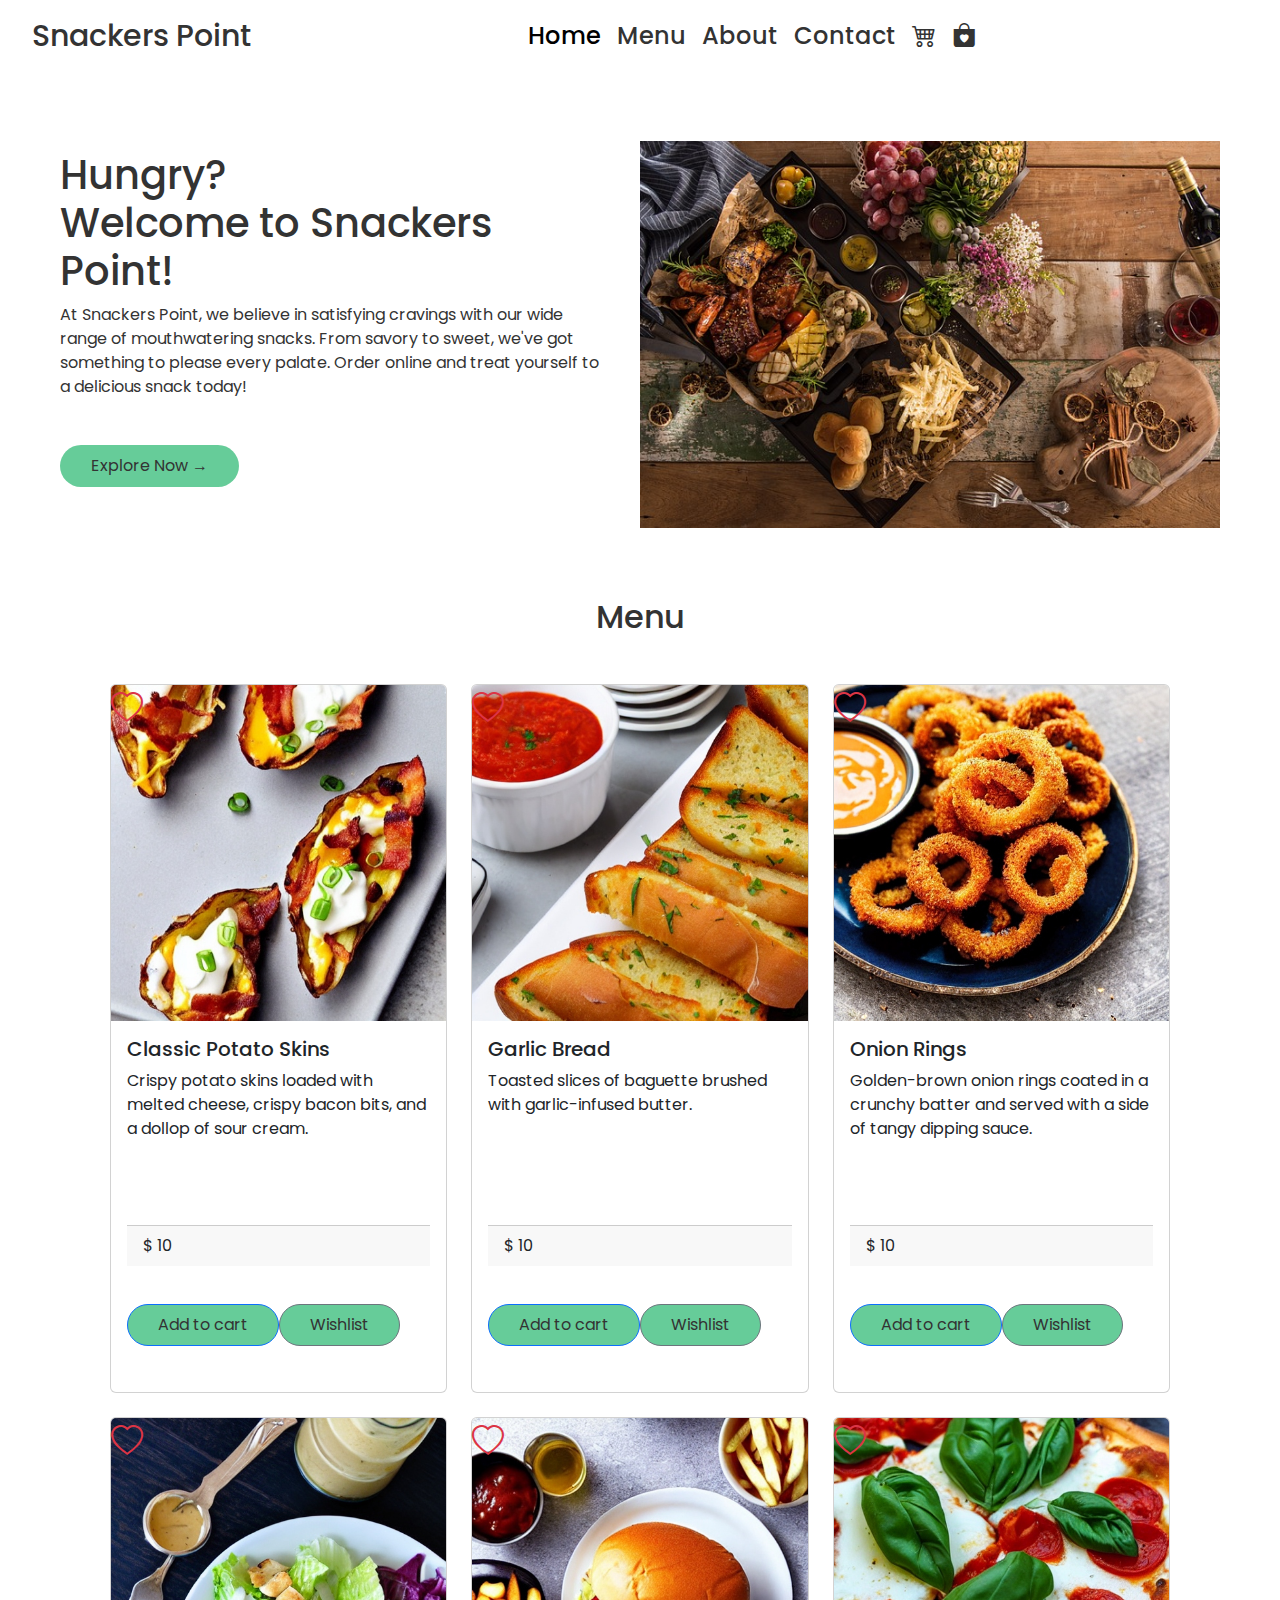
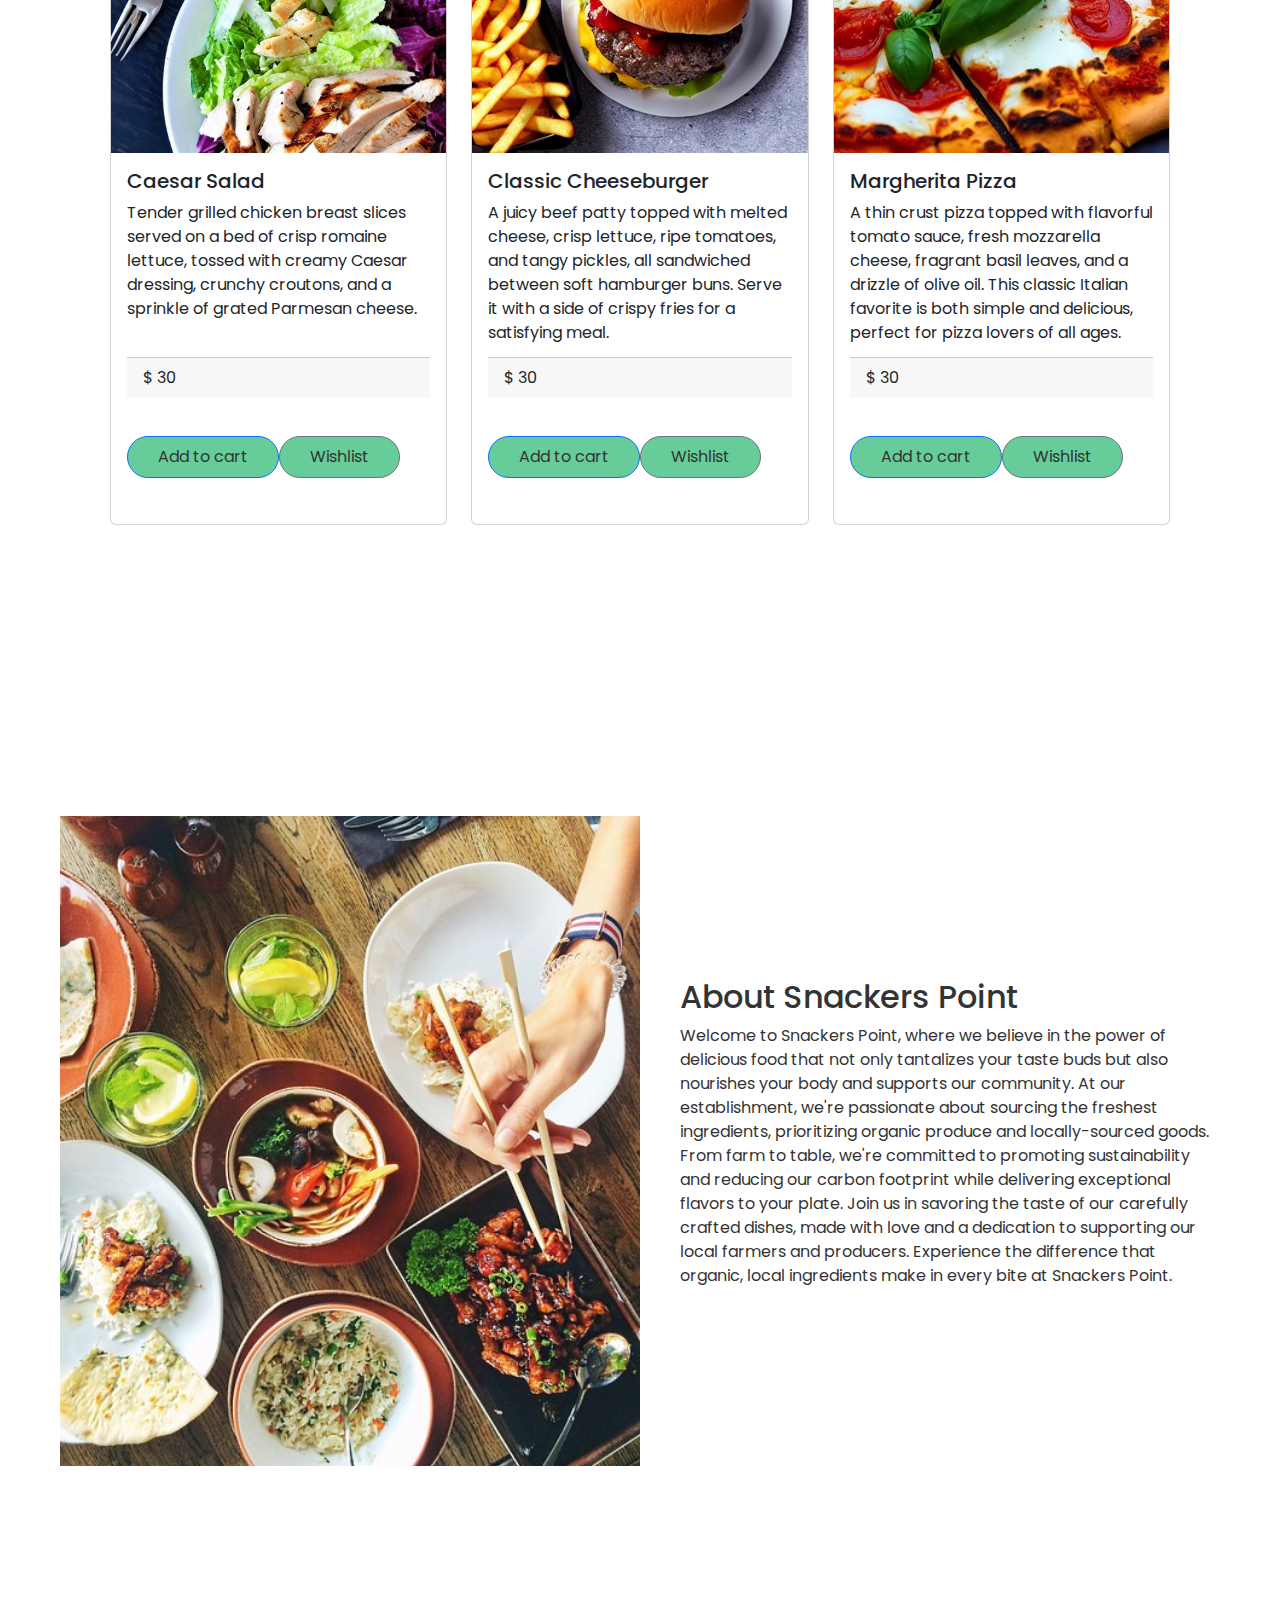
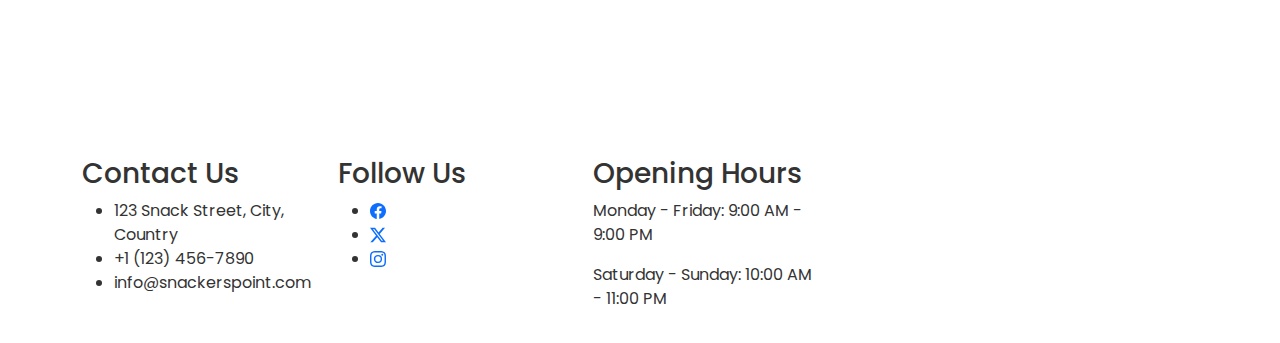
<file: HTML/index.html>
<!DOCTYPE html>
<html lang="en">

<head>
  <meta charset="UTF-8">
  <meta name="viewport" content="width=device-width, initial-scale=1.0">
  <title>Bootstrap Left Sidebar with Horizontal Navbar</title>
  <!-- Bootstrap CSS -->
  <link href="https://cdn.jsdelivr.net/npm/bootstrap@5.3.3/dist/css/bootstrap.min.css" rel="stylesheet"
    integrity="sha384-QWTKZyjpPEjISv5WaRU9OFeRpok6YctnYmDr5pNlyT2bRjXh0JMhjY6hW+ALEwIH" crossorigin="anonymous">
  <link rel="stylesheet" href="https://cdn.jsdelivr.net/npm/bootstrap-icons@1.10.5/font/bootstrap-icons.css">
  <link href="https://fonts.googleapis.com/css2?family=Poppins:wght@200;300;400;500;600;700;800&display=swap"
    rel="stylesheet">
  <link rel="stylesheet" href="/styles.css">
</head>

<body class="d-flex flex-column" onload="displayProducts()">
  <!---Header section-->
  <!-- Navbar -->
  <div class="header">
    <nav class="navbar navbar-expand-lg fixed-top">
      <div class="container-fluid">
        <a class="navbar-brand me-auto" href="#">Snackers Point</a>
        <div class="offcanvas offcanvas-end" tabindex="-1" id="offcanvasNavbar" aria-labelledby="offcanvasNavbarLabel">
          <div class="offcanvas-header">
            <h5 class="offcanvas-title" id="offcanvasNavbarLabel">Snackers Point</h5>
            <button type="button" class="btn-close" data-bs-dismiss="offcanvas" aria-label="Close"></button>
          </div>
          <div class="offcanvas-body">
            <ul class="navbar-nav justify-content-center flex-grow-1 pe-3">
              <li class="nav-item">
                <a class="nav-link active" aria-current="page" href="#">Home</a>
              </li>
              <li class="nav-item">
                <a class="nav-link" href="#menu">Menu</a>
              </li>
              <li class="nav-item">
                <a class="nav-link" href="#about">About</a>
              </li>
              <li class="nav-item">
                <a class="nav-link" href="#contact">Contact</a>
              </li>
              <li class="nav-item">
                <a class="nav-link" href="cart.html"><i class="bi bi-cart4"></i></a>
              </li>
              <li class="nav-item">
                <a class="nav-link" href="wishlist.html"><i class="bi bi-bag-heart-fill"></i></a>
              </li>
            </ul>
          </div>
        </div>
        <button class="navbar-toggler" type="button" data-bs-toggle="offcanvas" data-bs-target="#offcanvasNavbar"
          aria-controls="offcanvasNavbar" aria-label="Toggle navigation">
          <span class="navbar-toggler-icon"></span>
        </button>
      </div>
    </nav>
  </div>
  <!-- End Navbar -->
  <main>
    <div class="main_container">
      <div class="hero_text">
        <h1>Hungry? <br>Welcome to Snackers Point!</h1>
        <p>At Snackers Point, we believe in satisfying cravings with our wide range of mouthwatering snacks. From savory
          to sweet, we've got something to please every palate. Order online and treat yourself to a delicious snack
          today!</p>
        <a href="#" class="btn">Explore Now &#8594;</a>
      </div>
      <div class="col-2">
        <img src="/Images/platter-2009590_640.jpg">
      </div>
    </div>
  </main>

  <!-- Menu Section -->
  <div class="d-flex justify-content-center align-items-center" id="menu">
    <h2>Menu</h2>
  </div>
      <div class="col">
        <div class="content">
          <div class="container">
            <div class="row row-cols-1 row-cols-md-2 row-cols-lg-3 g-4 m-3 menu-card align-content-around" id="product-list">

          <!-- Repeat the card structure for additional cards -->
          <!-- Add more cards as needed -->
        </div>
      </div>
    </div>
  </div>

  <!-- About Section -->
  <main>
    <div class="about_container">
      <div class="hero_text">
        <h2 id="about">About Snackers Point</h2>
        <p>Welcome to Snackers Point, where we believe in the power of delicious food that not only tantalizes your
          taste buds but also nourishes your body and supports our community. At our establishment, we're passionate
          about sourcing the freshest ingredients, prioritizing organic produce and locally-sourced goods. From farm to
          table, we're committed to promoting sustainability and reducing our carbon footprint while delivering
          exceptional flavors to your plate. Join us in savoring the taste of our carefully crafted dishes, made with
          love and a dedication to supporting our local farmers and producers. Experience the difference that organic,
          local ingredients make in every bite at Snackers Point.</p>
      </div>
      <div class="col-2">
        <img src="/Images/food-1050813_640.jpg">
      </div>
    </div>
  </main>
  <!-- End About Section -->

  <!-- Footer Section -->
  <footer class="footer mt-auto py-3" id="contact">
    <div class="container">
      <div class="row">
        <div class="col-md-4">
          <h3>Contact Us</h3>
          <ul class="contact-info">
            <li><i class="fas fa-map-marker-alt"></i> 123 Snack Street, City, Country</li>
            <li><i class="fas fa-phone"></i> +1 (123) 456-7890</li>
            <li><i class="fas fa-envelope"></i> info@snackerspoint.com</li>
          </ul>
        </div>
        <div class="col-md-4">
          <h3>Follow Us</h3>
          <ul class="social-links">
            <li><a href="#"><svg xmlns="http://www.w3.org/2000/svg" width="16" height="16" fill="currentColor" class="bi bi-facebook" viewBox="0 0 16 16">
              <path d="M16 8.049c0-4.446-3.582-8.05-8-8.05C3.58 0-.002 3.603-.002 8.05c0 4.017 2.926 7.347 6.75 7.951v-5.625h-2.03V8.05H6.75V6.275c0-2.017 1.195-3.131 3.022-3.131.876 0 1.791.157 1.791.157v1.98h-1.009c-.993 0-1.303.621-1.303 1.258v1.51h2.218l-.354 2.326H9.25V16c3.824-.604 6.75-3.934 6.75-7.951"/>
            </svg><i class="fab fa-facebook" id="link_social"></i></a></li>
            <li><a href="#"><svg xmlns="http://www.w3.org/2000/svg" width="16" height="16" fill="currentColor" class="bi bi-twitter-x" viewBox="0 0 16 16">
              <path d="M12.6.75h2.454l-5.36 6.142L16 15.25h-4.937l-3.867-5.07-4.425 5.07H.316l5.733-6.57L0 .75h5.063l3.495 4.633L12.601.75Zm-.86 13.028h1.36L4.323 2.145H2.865z"/>
            </svg><i class="fab fa-twitter"></i></a></li>
            <li><a href="#"><svg xmlns="http://www.w3.org/2000/svg" width="16" height="16" fill="currentColor" class="bi bi-instagram" viewBox="0 0 16 16">
              <path d="M8 0C5.829 0 5.556.01 4.703.048 3.85.088 3.269.222 2.76.42a3.9 3.9 0 0 0-1.417.923A3.9 3.9 0 0 0 .42 2.76C.222 3.268.087 3.85.048 4.7.01 5.555 0 5.827 0 8.001c0 2.172.01 2.444.048 3.297.04.852.174 1.433.372 1.942.205.526.478.972.923 1.417.444.445.89.719 1.416.923.51.198 1.09.333 1.942.372C5.555 15.99 5.827 16 8 16s2.444-.01 3.298-.048c.851-.04 1.434-.174 1.943-.372a3.9 3.9 0 0 0 1.416-.923c.445-.445.718-.891.923-1.417.197-.509.332-1.09.372-1.942C15.99 10.445 16 10.173 16 8s-.01-2.445-.048-3.299c-.04-.851-.175-1.433-.372-1.941a3.9 3.9 0 0 0-.923-1.417A3.9 3.9 0 0 0 13.24.42c-.51-.198-1.092-.333-1.943-.372C10.443.01 10.172 0 7.998 0zm-.717 1.442h.718c2.136 0 2.389.007 3.232.046.78.035 1.204.166 1.486.275.373.145.64.319.92.599s.453.546.598.92c.11.281.24.705.275 1.485.039.843.047 1.096.047 3.231s-.008 2.389-.047 3.232c-.035.78-.166 1.203-.275 1.485a2.5 2.5 0 0 1-.599.919c-.28.28-.546.453-.92.598-.28.11-.704.24-1.485.276-.843.038-1.096.047-3.232.047s-2.39-.009-3.233-.047c-.78-.036-1.203-.166-1.485-.276a2.5 2.5 0 0 1-.92-.598 2.5 2.5 0 0 1-.6-.92c-.109-.281-.24-.705-.275-1.485-.038-.843-.046-1.096-.046-3.233s.008-2.388.046-3.231c.036-.78.166-1.204.276-1.486.145-.373.319-.64.599-.92s.546-.453.92-.598c.282-.11.705-.24 1.485-.276.738-.034 1.024-.044 2.515-.045zm4.988 1.328a.96.96 0 1 0 0 1.92.96.96 0 0 0 0-1.92m-4.27 1.122a4.109 4.109 0 1 0 0 8.217 4.109 4.109 0 0 0 0-8.217m0 1.441a2.667 2.667 0 1 1 0 5.334 2.667 2.667 0 0 1 0-5.334"/>
            </svg><i class="fab fa-instagram"></i></a></li>
          </ul>
        </div>
        <div class="col-md-4">
          <h3>Opening Hours</h3>
          <p>Monday - Friday: 9:00 AM - 9:00 PM</p>
          <p>Saturday - Sunday: 10:00 AM - 11:00 PM</p>
        </div>
      </div>
    </div>
  </footer>
  <!-- End Footer Section -->

  <!-- Bootstrap JS -->
  <script src="https://cdn.jsdelivr.net/npm/bootstrap@5.3.3/dist/js/bootstrap.bundle.min.js"
    integrity="sha384-YvpcrYf0tY3lHB60NNkmXc5s9fDVZLESaAA55NDzOxhy9GkcIdslK1eN7N6jIeHz"
    crossorigin="anonymous"></script>
  <script src="../JS/scripts.js"></script>
</body>

</html>
</file>
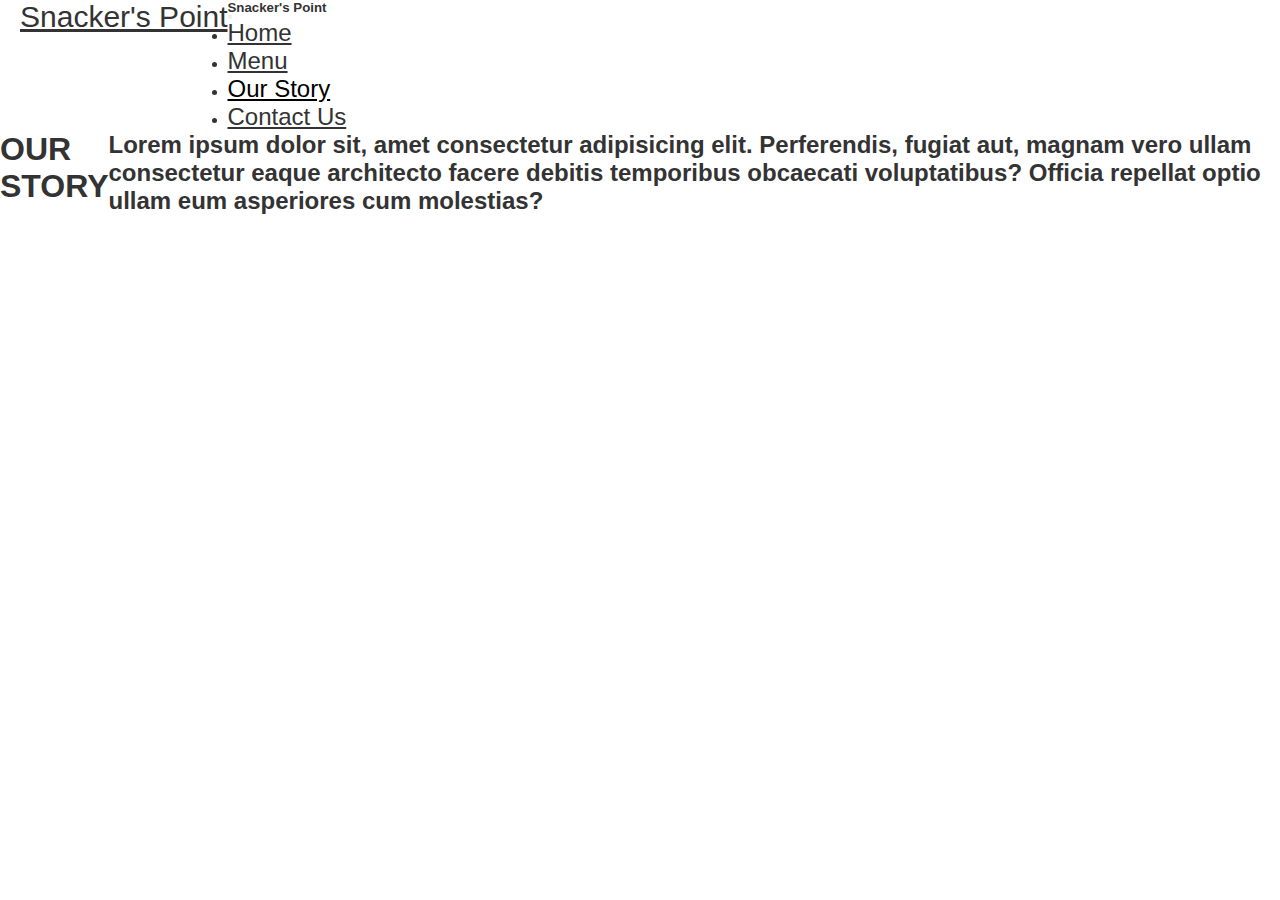
<file: about.html>
<html lang="en">
<head>
    <meta charset="UTF-8">
    <meta name="viewport" content="width=device-width, initial-scale=1.0">
    <link href="https://cdn.jsdelivr.net/npm/bootstrap@5.3.2/dist/css/bootstrap.min.css" rel="stylesheet" integrity="sha384-T3c6CoIi6uLrA9TneNEoa7RxnatzjcDSCmG1MXxSR1GAsXEV/Dwwykc2MPK8M2HN" crossorigin="anonymous">
     <link rel="stylesheet" href="styles.css">
    <title>Snacker's Point</title>
</head>
<body>
    <!-- Navbar -->
    <nav class="navbar navbar-expand-lg navbar-dark shadow-5-strong fixed-top ">
        <div class="container">
            <a class="navbar-brand me-auto" href="#">Snacker's Point</a>
            <div class="offcanvas offcanvas-end" tabindex="-1" id="offcanvasNavbar" aria-labelledby="offcanvasNavbarLabel">
                <div class="offcanvas-header">
                    <h5 class="offcanvas-title" id="offcanvasNavbarLabel">Snacker's Point</h5>
                    <button type="button" class="btn-close" data-bs-dismiss="offcanvas" aria-label="Close"></button>
                </div>
                <div class="offcanvas-body">
                    <ul class="navbar-nav justify-content-center flex-grow-1 pe-3">
                        <li class="nav-item">
                            <a class="nav-link mx-lg-2" aria-current="page" href="#">Home</a>
                        </li>
                        <li class="nav-item">
                            <a class="nav-link mx-lg-2" href="/menu">Menu</a>
                        </li>
                        <li class="nav-item">
                            <a class="nav-link mx-lg-2 active" href="/about.html">Our Story</a>
                        </li>
                        <li class="nav-item">
                            <a class="nav-link mx-lg-2" href="/contact.html">Contact Us</a>
                        </li>
                    </ul>
                </div>
            </div>
            <button class="navbar-toggler" type="button" data-bs-toggle="offcanvas" data-bs-target="#offcanvasNavbar"
                aria-controls="offcanvasNavbar" aria-label="Toggle navigation">
                <span class="navbar-toggler-icon"></span>
            </button>
        </div>
    </nav>
    <!-- End Navbar -->

    <!-- Hero Section -->
    <section class="hero-section">
        <div class="container d-flex align-items-left justify-content-center fs-1 text-white flex-column">
            <h1>OUR STORY</h1>
            <h2>Lorem ipsum dolor sit, amet consectetur adipisicing elit. Perferendis, fugiat aut, magnam vero ullam consectetur eaque architecto facere debitis temporibus obcaecati voluptatibus? Officia repellat optio ullam eum asperiores cum molestias?</h2>
          </div>

    </section>
    <!-- End Hero Section -->

    <!-- Bootstrap JS -->
    <script src="https://cdn.jsdelivr.net/npm/bootstrap@5.3.2/dist/js/bootstrap.bundle.min.js" integrity="sha384-C6RzsynM9kWDrMNeT87bh95OGNyZPhcTNXj1NW7RuBCsyN/o0jlpcV8Qyq46cDfL" crossorigin="anonymous"></script>
</body>
</html>
</file>
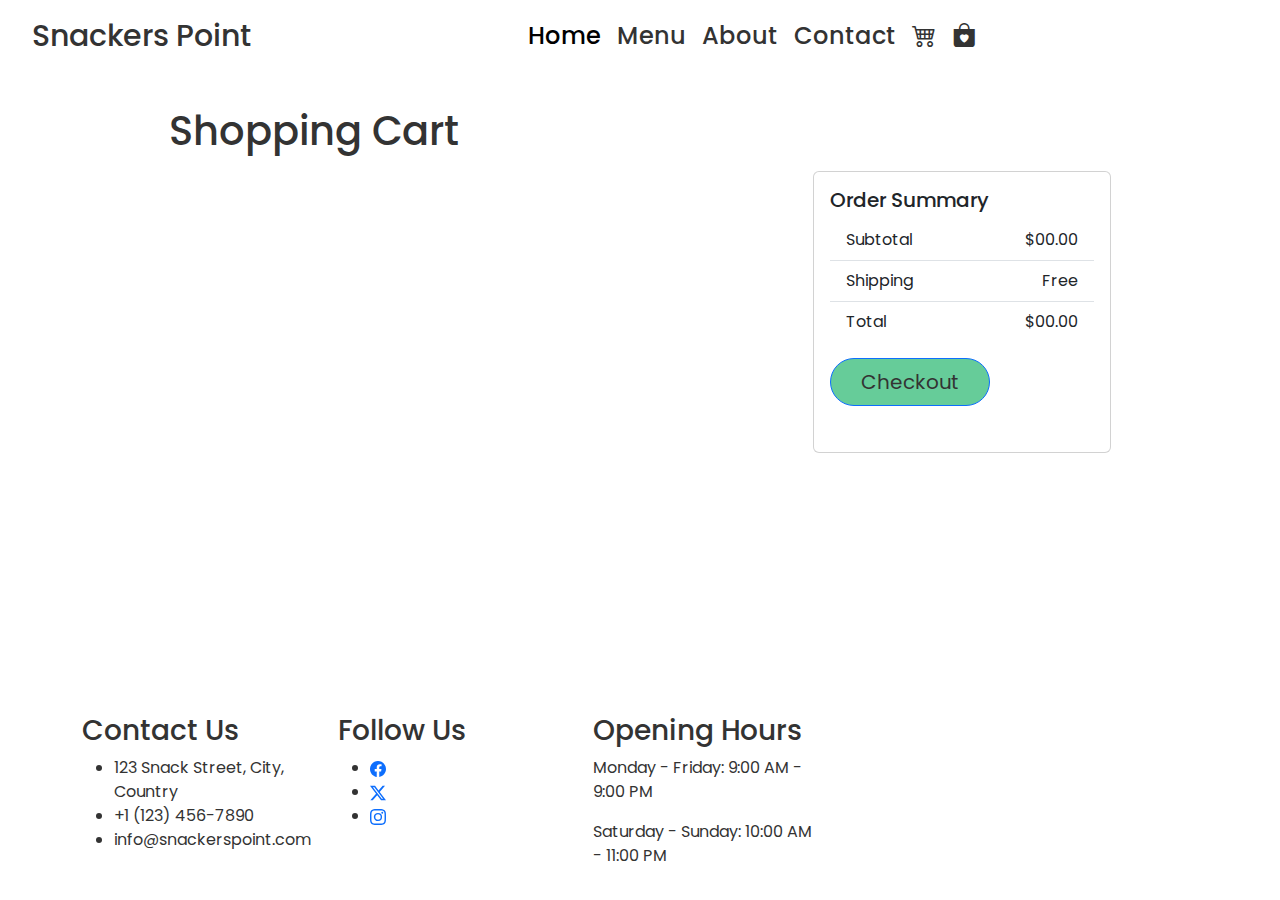
<file: HTML/cart.html>
<!DOCTYPE html>
<html lang="en">

<head>
  <meta charset="UTF-8">
  <meta name="viewport" content="width=device-width, initial-scale=1.0">
  <title>Shopping Cart</title>
  <!-- Bootstrap CSS -->
  <link href="https://cdn.jsdelivr.net/npm/bootstrap@5.3.3/dist/css/bootstrap.min.css" rel="stylesheet"
    integrity="sha384-QWTKZyjpPEjISv5WaRU9OFeRpok6YctnYmDr5pNlyT2bRjXh0JMhjY6hW+ALEwIH" crossorigin="anonymous">
  <link rel="stylesheet" href="https://cdn.jsdelivr.net/npm/bootstrap-icons@1.10.5/font/bootstrap-icons.css">
  <link href="https://fonts.googleapis.com/css2?family=Poppins:wght@200;300;400;500;600;700;800&display=swap"
    rel="stylesheet">
  <link rel="stylesheet" href="/styles.css">
    <style>
        /* Style for adjusting spacing */
        html, body {
      height: 100vh;
    }
    </style>
</head>
<body class="d-flex flex-column" onload="displayCart()">
  <!-- Header section -->
  <!-- Navbar -->
  <nav class="navbar navbar-expand-lg fixed-top">
    <div class="container-fluid">
      <a class="navbar-brand me-auto" href="#">Snackers Point</a>
      <div class="offcanvas offcanvas-end" tabindex="-1" id="offcanvasNavbar" aria-labelledby="offcanvasNavbarLabel">
        <div class="offcanvas-header">
          <h5 class="offcanvas-title" id="offcanvasNavbarLabel">Snackers Point</h5>
          <button type="button" class="btn-close" data-bs-dismiss="offcanvas" aria-label="Close"></button>
        </div>
        <div class="offcanvas-body">
          <ul class="navbar-nav justify-content-center flex-grow-1 pe-3">
            <li class="nav-item">
              <a class="nav-link active" aria-current="page" href="index.html">Home</a>
            </li>
            <li class="nav-item">
              <a class="nav-link" href="index.html#menu">Menu</a>
            </li>
            <li class="nav-item">
              <a class="nav-link" href="index.html#about">About</a>
            </li>
            <li class="nav-item">
              <a class="nav-link" href="#contact">Contact</a>
            </li>
            <li class="nav-item">
              <a class="nav-link" href="cart.html"><i class="bi bi-cart4"></i></a>
            </li>
            <li class="nav-item">
              <a class="nav-link" href="wishlist.html"><i class="bi bi-bag-heart-fill"></i></a>
            </li>
          </ul>
        </div>
      </div>
      <button class="navbar-toggler" type="button" data-bs-toggle="offcanvas" data-bs-target="#offcanvasNavbar"
        aria-controls="offcanvasNavbar" aria-label="Toggle navigation">
        <span class="navbar-toggler-icon"></span>
      </button>
    </div>
  </nav>
  <!-- End Navbar -->

  <div class="main_container">
    <!-- Middle Section -->
    <div class="container-fluid">
      <div class="row justify-content-center"> <!-- Center the content -->
        <!-- Middle Section -->
        <div class="col-md-10 mt-3"> <!-- Adjust the column width as needed -->
          <h1 class="mb-3">Shopping Cart</h1>
          <div class="row">
            <div class="col-md-8" id="cart-items">
              <!-- Repeat this card structure for more products -->
            </div>
            <div class="col-md-4">
              <div class="card mb-3">
                <div class="card-body">
                  <h5 class="card-title">Order Summary</h5>
                  <ul class="list-group list-group-flush">
                    <li class="list-group-item d-flex justify-content-between">
                      Subtotal
                      <span id="sub-total">$00.00</span>
                    </li>
                    <li class="list-group-item d-flex justify-content-between">
                      Shipping
                      <span>Free</span>
                    </li>
                    <li class="list-group-item d-flex justify-content-between">
                      Total
                      <span id="total">$00.00</span>
                    </li>
                  </ul>
                  <button class="btn btn-primary btn-lg mt-3">Checkout</button>
                </div>
              </div>
            </div>
          </div>
        </div>
        <!-- End Middle Section -->
      </div>
    </div>
  </div>

 <!-- Footer Section -->
  <footer class="footer mt-auto py-3" id="contact">
    <div class="container">
      <div class="row">
        <div class="col-md-4">
          <h3>Contact Us</h3>
          <ul class="contact-info">
            <li><i class="fas fa-map-marker-alt"></i> 123 Snack Street, City, Country</li>
            <li><i class="fas fa-phone"></i> +1 (123) 456-7890</li>
            <li><i class="fas fa-envelope"></i> info@snackerspoint.com</li>
          </ul>
        </div>
        <div class="col-md-4">
          <h3>Follow Us</h3>
          <ul class="social-links">
            <li><a href="#"><svg xmlns="http://www.w3.org/2000/svg" width="16" height="16" fill="currentColor" class="bi bi-facebook" viewBox="0 0 16 16">
              <path d="M16 8.049c0-4.446-3.582-8.05-8-8.05C3.58 0-.002 3.603-.002 8.05c0 4.017 2.926 7.347 6.75 7.951v-5.625h-2.03V8.05H6.75V6.275c0-2.017 1.195-3.131 3.022-3.131.876 0 1.791.157 1.791.157v1.98h-1.009c-.993 0-1.303.621-1.303 1.258v1.51h2.218l-.354 2.326H9.25V16c3.824-.604 6.75-3.934 6.75-7.951"/>
            </svg><i class="fab fa-facebook" id="link_social"></i></a></li>
            <li><a href="#"><svg xmlns="http://www.w3.org/2000/svg" width="16" height="16" fill="currentColor" class="bi bi-twitter-x" viewBox="0 0 16 16">
              <path d="M12.6.75h2.454l-5.36 6.142L16 15.25h-4.937l-3.867-5.07-4.425 5.07H.316l5.733-6.57L0 .75h5.063l3.495 4.633L12.601.75Zm-.86 13.028h1.36L4.323 2.145H2.865z"/>
            </svg><i class="fab fa-twitter"></i></a></li>
            <li><a href="#"><svg xmlns="http://www.w3.org/2000/svg" width="16" height="16" fill="currentColor" class="bi bi-instagram" viewBox="0 0 16 16">
              <path d="M8 0C5.829 0 5.556.01 4.703.048 3.85.088 3.269.222 2.76.42a3.9 3.9 0 0 0-1.417.923A3.9 3.9 0 0 0 .42 2.76C.222 3.268.087 3.85.048 4.7.01 5.555 0 5.827 0 8.001c0 2.172.01 2.444.048 3.297.04.852.174 1.433.372 1.942.205.526.478.972.923 1.417.444.445.89.719 1.416.923.51.198 1.09.333 1.942.372C5.555 15.99 5.827 16 8 16s2.444-.01 3.298-.048c.851-.04 1.434-.174 1.943-.372a3.9 3.9 0 0 0 1.416-.923c.445-.445.718-.891.923-1.417.197-.509.332-1.09.372-1.942C15.99 10.445 16 10.173 16 8s-.01-2.445-.048-3.299c-.04-.851-.175-1.433-.372-1.941a3.9 3.9 0 0 0-.923-1.417A3.9 3.9 0 0 0 13.24.42c-.51-.198-1.092-.333-1.943-.372C10.443.01 10.172 0 7.998 0zm-.717 1.442h.718c2.136 0 2.389.007 3.232.046.78.035 1.204.166 1.486.275.373.145.64.319.92.599s.453.546.598.92c.11.281.24.705.275 1.485.039.843.047 1.096.047 3.231s-.008 2.389-.047 3.232c-.035.78-.166 1.203-.275 1.485a2.5 2.5 0 0 1-.599.919c-.28.28-.546.453-.92.598-.28.11-.704.24-1.485.276-.843.038-1.096.047-3.232.047s-2.39-.009-3.233-.047c-.78-.036-1.203-.166-1.485-.276a2.5 2.5 0 0 1-.92-.598 2.5 2.5 0 0 1-.6-.92c-.109-.281-.24-.705-.275-1.485-.038-.843-.046-1.096-.046-3.233s.008-2.388.046-3.231c.036-.78.166-1.204.276-1.486.145-.373.319-.64.599-.92s.546-.453.92-.598c.282-.11.705-.24 1.485-.276.738-.034 1.024-.044 2.515-.045zm4.988 1.328a.96.96 0 1 0 0 1.92.96.96 0 0 0 0-1.92m-4.27 1.122a4.109 4.109 0 1 0 0 8.217 4.109 4.109 0 0 0 0-8.217m0 1.441a2.667 2.667 0 1 1 0 5.334 2.667 2.667 0 0 1 0-5.334"/>
            </svg><i class="fab fa-instagram"></i></a></li>
          </ul>
        </div>
        <div class="col-md-4">
          <h3>Opening Hours</h3>
          <p>Monday - Friday: 9:00 AM - 9:00 PM</p>
          <p>Saturday - Sunday: 10:00 AM - 11:00 PM</p>
        </div>
      </div>
    </div>
  </footer>
  <!-- End Footer Section -->

<!-- Bootstrap JS -->
<script src="https://cdn.jsdelivr.net/npm/bootstrap@5.3.3/dist/js/bootstrap.bundle.min.js"
integrity="sha384-YvpcrYf0tY3lHB60NNkmXc5s9fDVZLESaAA55NDzOxhy9GkcIdslK1eN7N6jIeHz"
crossorigin="anonymous"></script>
<script src="../JS/scripts.js"></script>
</body>

</html>
</file>
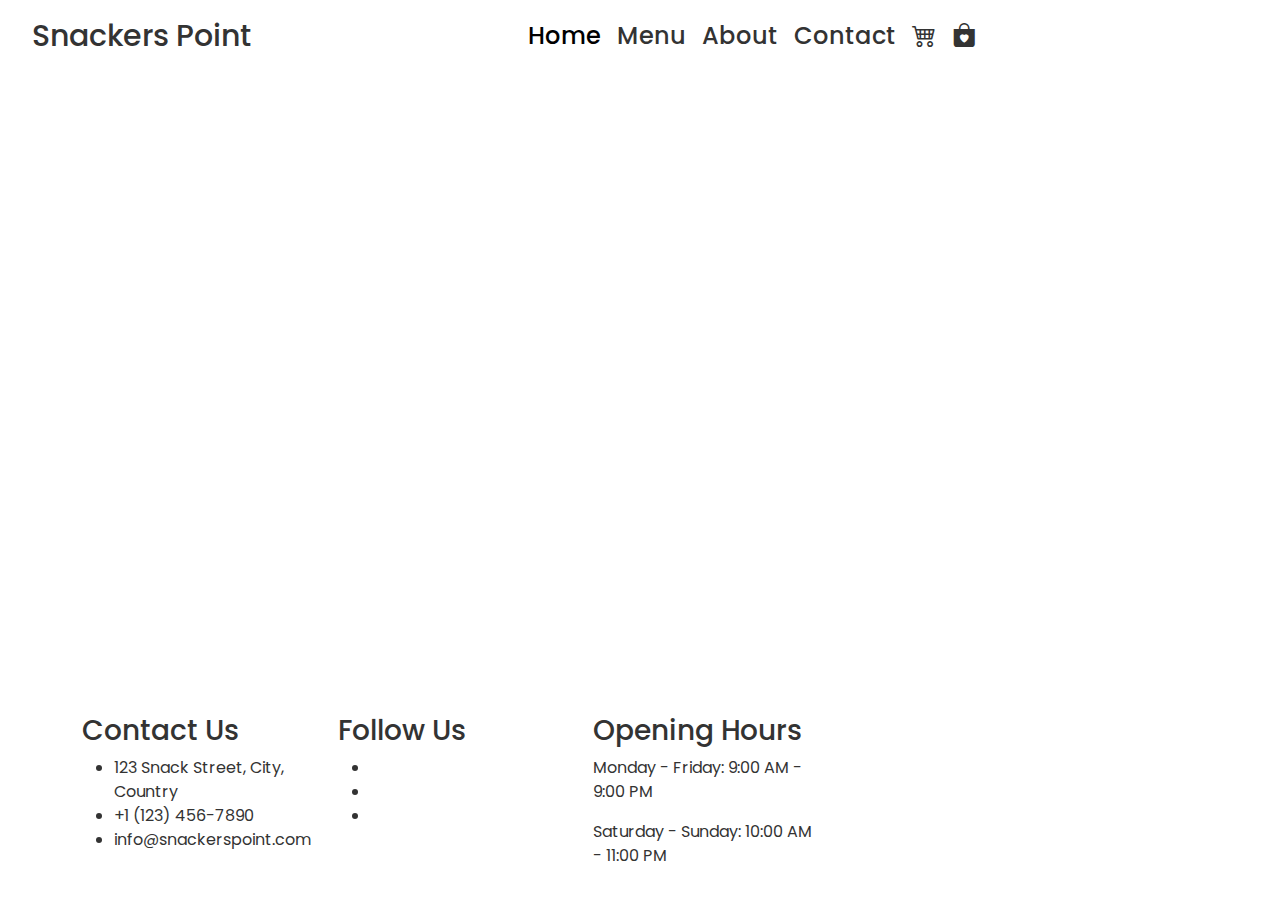
<file: HTML/wishlist.html>
<!DOCTYPE html>
<html lang="en">
<head>
  <meta charset="UTF-8">
  <meta name="viewport" content="width=device-width, initial-scale=1.0">
  <title>Bootstrap Left Sidebar with Horizontal Navbar</title>
  <!-- Bootstrap CSS -->
  <link href="https://cdn.jsdelivr.net/npm/bootstrap@5.3.3/dist/css/bootstrap.min.css" rel="stylesheet"
  integrity="sha384-QWTKZyjpPEjISv5WaRU9OFeRpok6YctnYmDr5pNlyT2bRjXh0JMhjY6hW+ALEwIH" crossorigin="anonymous">
<link rel="stylesheet" href="https://cdn.jsdelivr.net/npm/bootstrap-icons@1.10.5/font/bootstrap-icons.css">
<link href="https://fonts.googleapis.com/css2?family=Poppins:wght@200;300;400;500;600;700;800&display=swap"
  rel="stylesheet">
<link rel="stylesheet" href="/styles.css">
  <style>
    html, body {
      height: 100%;
    }
    .content {
      flex: 1 0 auto;
    }
  </style>
</head>
<body class="d-flex flex-column" onload="displayWishlist()">
  <!-- Header section -->
  <!-- Navbar -->
  <div class="header"> 
    <nav class="navbar navbar-expand-lg fixed-top">
      <div class="container-fluid">
        <a class="navbar-brand me-auto" href="#">Snackers Point</a>
        <div class="offcanvas offcanvas-end" tabindex="-1" id="offcanvasNavbar" aria-labelledby="offcanvasNavbarLabel">
          <div class="offcanvas-header">
            <h5 class="offcanvas-title" id="offcanvasNavbarLabel">Snackers Point</h5>
            <button type="button" class="btn-close" data-bs-dismiss="offcanvas" aria-label="Close"></button>
          </div>
          <div class="offcanvas-body">
            <ul class="navbar-nav justify-content-center flex-grow-1 pe-3">
              <li class="nav-item">
                <a class="nav-link active" aria-current="page" href="#">Home</a>
              </li>
              <li class="nav-item">
                <a class="nav-link" href="index.html#menu">Menu</a>
              </li>
              <li class="nav-item">
                <a class="nav-link" href="index.html#about">About</a>
              </li>
              <li class="nav-item">
                <a class="nav-link" href="#contact">Contact</a>
              </li>
              <li class="nav-item">
                <a class="nav-link" href="cart.html"><i class="bi bi-cart4"></i></a>
              </li>
              <li class="nav-item">
                <a class="nav-link" href="wishlist.html"><i class="bi bi-bag-heart-fill"></i></a>
              </li>
            </ul>
          </div>
        </div>
        <button class="navbar-toggler" type="button" data-bs-toggle="offcanvas" data-bs-target="#offcanvasNavbar"
          aria-controls="offcanvasNavbar" aria-label="Toggle navigation">
          <span class="navbar-toggler-icon"></span>
        </button>
      </div>
    </nav>
  </div>  
  <!-- End Navbar -->

  <!-- Main Content -->
  <div class="container" style="margin-top: 80px;">
    <div id="wishlist-items" class="row row-cols-1 row-cols-md-2 row-cols-lg-3">
      <!-- Repeat this card structure for more products -->
    </div>
  </div>

  <!-- Footer Section -->
  <footer class="footer mt-auto py-3" id="contact">
    <div class="container">
      <div class="row">
        <div class="col-md-4">
          <h3>Contact Us</h3>
          <ul class="contact-info">
            <li><i class="fas fa-map-marker-alt"></i> 123 Snack Street, City, Country</li>
            <li><i class="fas fa-phone"></i> +1 (123) 456-7890</li>
            <li><i class="fas fa-envelope"></i> info@snackerspoint.com</li>
          </ul>
        </div>
        <div class="col-md-4">
          <h3>Follow Us</h3>
          <ul class="social-links">
            <li><a href="#"><i class="fab fa-facebook"></i></a></li>
            <li><a href="#"><i class="fab fa-twitter"></i></a></li>
            <li><a href="#"><i class="fab fa-instagram"></i></a></li>
          </ul>
        </div>
        <div class="col-md-4">
          <h3>Opening Hours</h3>
          <p>Monday - Friday: 9:00 AM - 9:00 PM</p>
          <p>Saturday - Sunday: 10:00 AM - 11:00 PM</p>
        </div>
      </div>
    </div>
  </footer>
  <!-- Bootstrap JS -->
  <script src="https://cdn.jsdelivr.net/npm/bootstrap@5.3.3/dist/js/bootstrap.bundle.min.js"
    integrity="sha384-YvpcrYf0tY3lHB60NNkmXc5s9fDVZLESaAA55NDzOxhy9GkcIdslK1eN7N6jIeHz"
    crossorigin="anonymous"></script>
<script src="../JS/scripts.js"></script>
</body>
</html>
</file>
<file: styles.css>
/* Resetting margin, padding, and box-sizing */
* {
    margin: 0;
    padding: 0;
    box-sizing: border-box;
}

/* Body styles */
body {
    font-family: 'Poppins', sans-serif;
    font-size: 16px;
    color: #333333;
    background-color: #FFFFFF;
}

/* Navbar styles */
.navbar {
    background-color: #FFFFFF;
    z-index: 99999;
}

.navbar-brand {
    font-weight: 500;
    color: #333333;
    font-size: 30px;
    margin-left: 20px; /* Adjusted margin */
    transition: 0.3s color;
}

.navbar-toggler {
    border: none;
    font-size: 1.25rem;
}

.navbar-toggler:focus, .btn-close:focus {
    box-shadow: none;
    outline: none;
}

.nav-link {
    color: #333333;
    font-size: 24px;
    font-weight: 500;
    position: relative;
}

.nav-link:hover, .nav-link.active {
    color: #000;
}

@media (min-width: 991px) {
    .nav-link::before {
        content: "";
        position: absolute;
        bottom: 0;
        left: 50%;
        transform: translateX(-50%);
        width: 0;
        height: 2px;
        background-color: #333333;
        visibility: hidden;
        transition: 0.3s ease-in-out;
    }

    .nav-link:hover::before {
        width: 100%;
        visibility: visible;
    }
}

.link_social{
    height: 20px;
    width: 20px;
}


.main_container {
    padding: 20px;
    margin-left: 40px;
    margin-right: 40px;
    margin-top: 71px;
    display: flex;
    justify-content: space-between;
    align-items: center;
    gap: 40px;
}


.main_container img{
    width: 100%;
    max-height: 7500px;
    object-fit: cover;
}

.container{
    display: flex;

}

.cart{
    display: flex;
    justify-content: center;
    align-items: center;
    flex-direction: row;
    margin-right: 50px;
    color: #333333;
    cursor: pointer;
}


.header .row{
    margin-top: 70px;
}
.col-2{
    flex-basis: 50%;
    min-width: 300px;
}

.col-2 img{
    max-width: 100%;
    padding: 50px 0;
}
.col-2 h1{
    font-size: 1.5rem;
    line-height: 60px;
    margin: 25px 0;
}
.btn{
    display: inline-block;
    background: #66CC99;
    color: #333333;
    padding: 8px 30px;
    margin: 30px 0;
    border-radius: 30px;
    transition: background 0.5s;
}
.btn:hover{
    background: #8FBC8F;
}

.about_container {
    height: 1200px;
    padding: 20px;
    margin-left: 40px;
    margin-right: 40px;
    display: flex;
    flex-direction: row-reverse;
    justify-content: space-between;
    align-items: center;
    gap: 40px;
}


.about_container img{
    width: 100%;
    max-height: 750px;
    object-fit: cover;
}


@media (min-width: 768px){
    .card-text{
        height: 140px;
    }
    .card-wishlist-text{
        height: 150px;
    
    }
    
}
</file>
